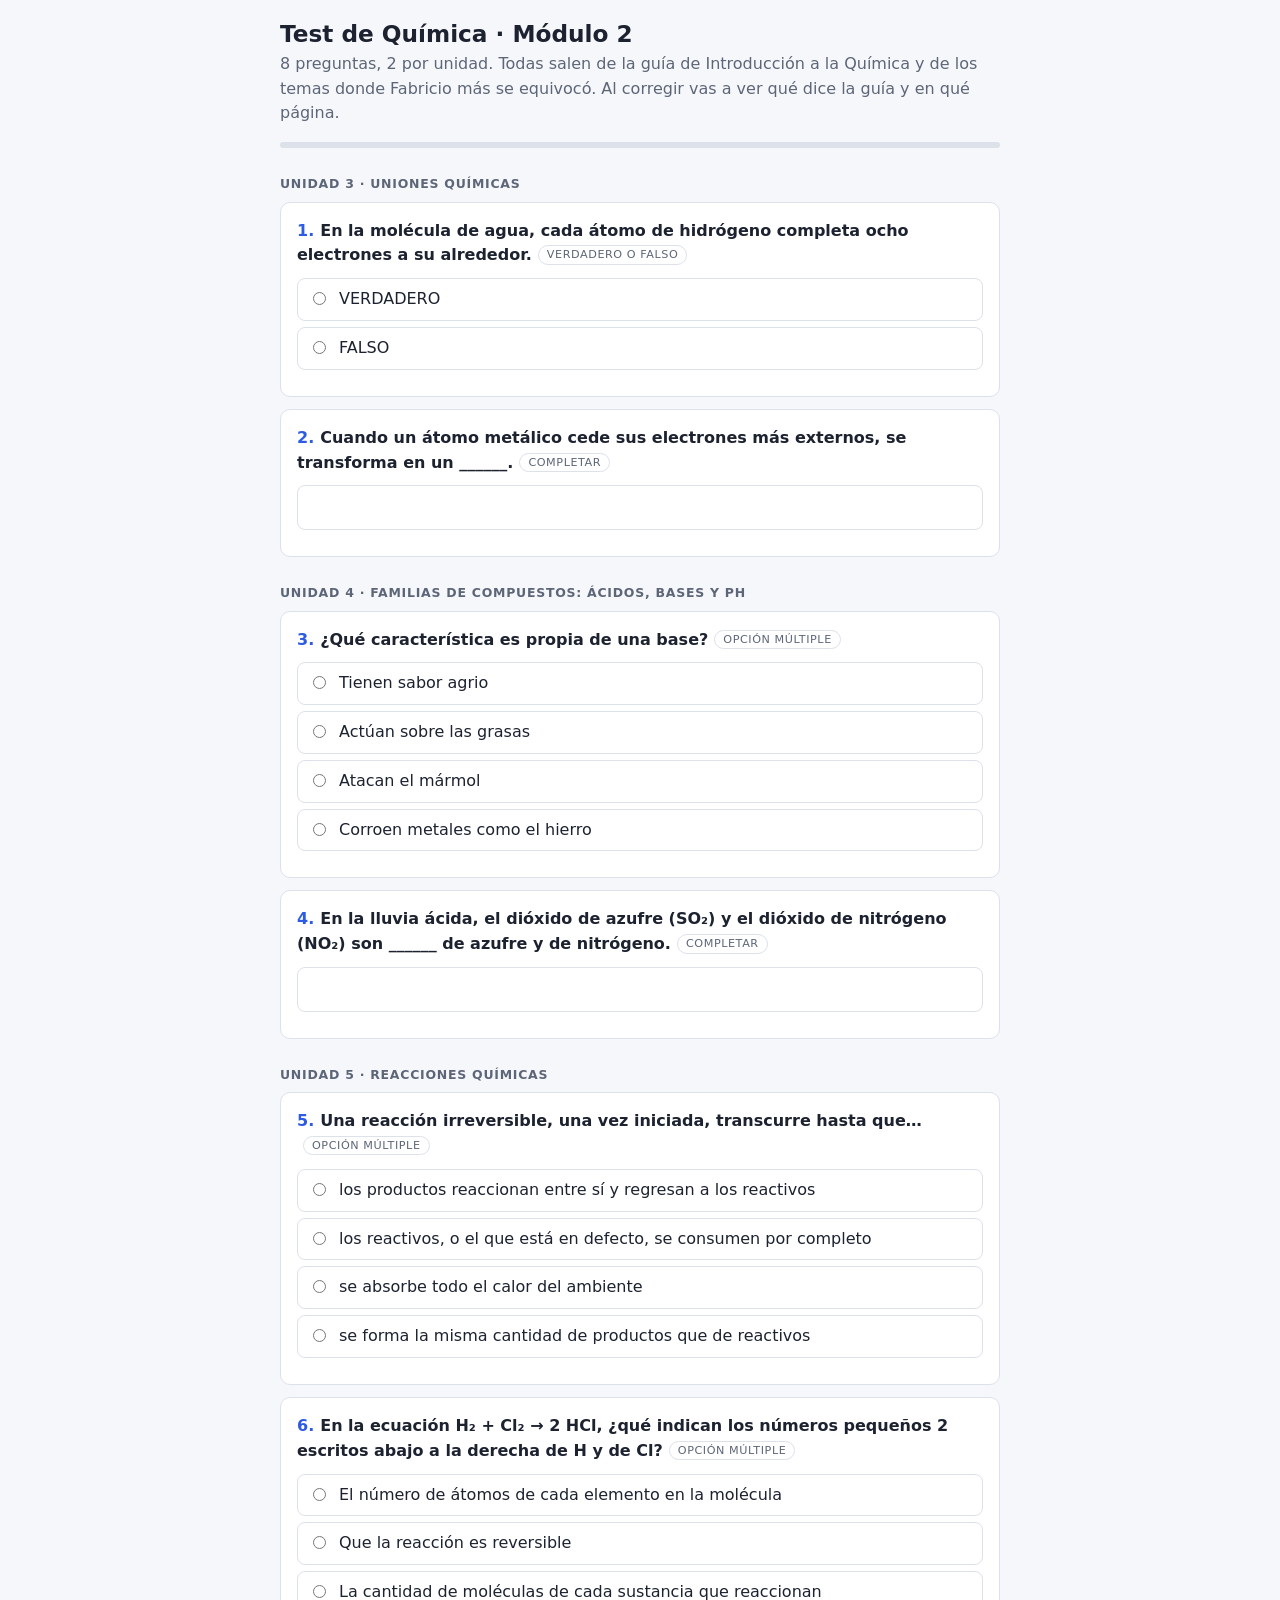
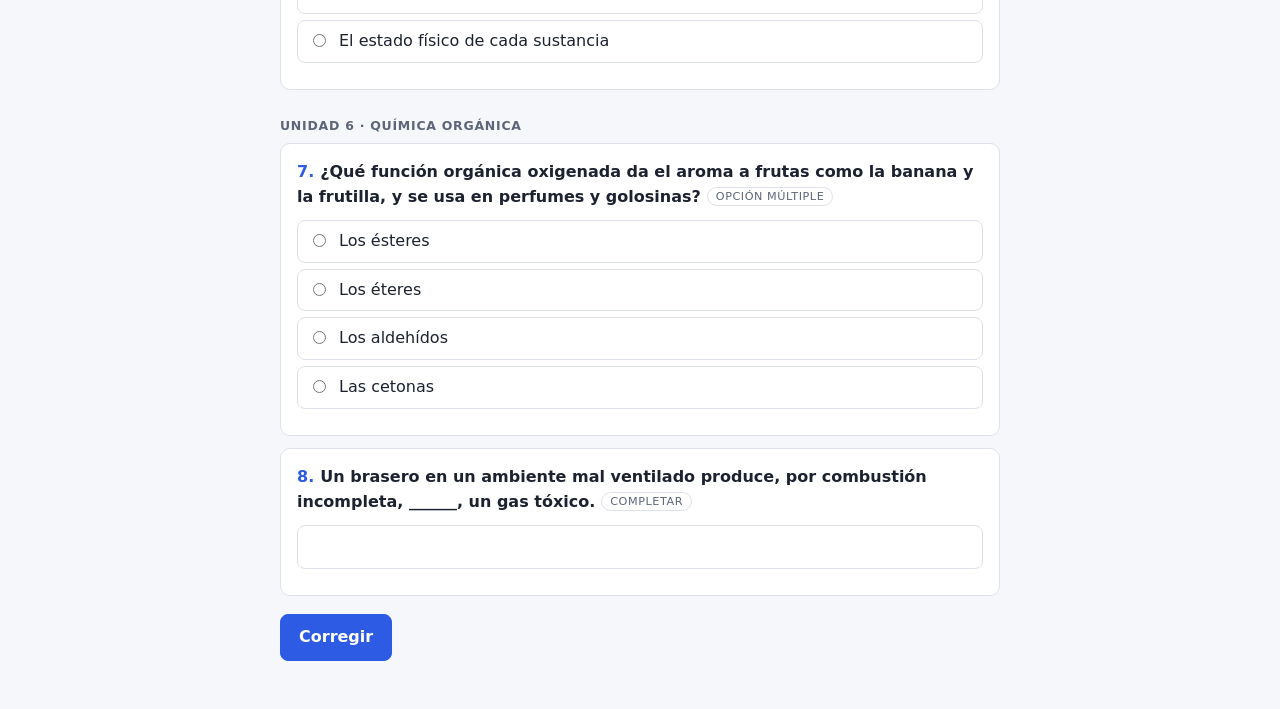
<file: test/test-quimica-modulo2.html>
<!doctype html>
<html lang="es"><head><meta charset="utf-8"><meta name="viewport" content="width=device-width, initial-scale=1, viewport-fit=cover"></head><body>
<title>Test de Química Módulo 2</title>
<meta name="claude:viewport-fit-sides" content="cover">
<style>
/* Layout: una columna de lectura, una tarjeta por pregunta, agrupadas por unidad de la guía. */
:root{--bg:#f6f7fa;--card:#ffffff;--ink:#1c2230;--mute:#5d6678;--line:#dde1ea;--acc:#2d5be3;--accink:#ffffff;--ok:#16803f;--okbg:#e5f5ec;--ko:#b42323;--kobg:#fbe9e9;--quote:#eef1f8}
@media (prefers-color-scheme:dark){:root:not([data-theme="light"]){--bg:#0f131b;--card:#181e2a;--ink:#e8ecf5;--mute:#98a2b6;--line:#2a3345;--acc:#7e9dff;--accink:#0f131b;--ok:#5cd08a;--okbg:#12301f;--ko:#ff8c8c;--kobg:#391b1b;--quote:#202838;color-scheme:dark}}
:root[data-theme="dark"]{--bg:#0f131b;--card:#181e2a;--ink:#e8ecf5;--mute:#98a2b6;--line:#2a3345;--acc:#7e9dff;--accink:#0f131b;--ok:#5cd08a;--okbg:#12301f;--ko:#ff8c8c;--kobg:#391b1b;--quote:#202838;color-scheme:dark}
*{box-sizing:border-box}
html,body{margin:0}
body{background:var(--bg);color:var(--ink);font:16px/1.55 system-ui,-apple-system,"Segoe UI",Roboto,sans-serif;padding-block:0;padding-left:max(16px,env(safe-area-inset-left,0px));padding-right:max(16px,env(safe-area-inset-right,0px))}
.wrap{max-width:720px;margin:0 auto;padding-block:20px 48px}
h1{font-size:1.45rem;line-height:1.2;margin:0 0 4px;text-wrap:balance}
.lead{color:var(--mute);margin:0 0 16px}
.bar{height:6px;background:var(--line);border-radius:3px;overflow:hidden;margin-bottom:20px}
.bar i{display:block;height:100%;width:0;background:var(--acc);transition:width .2s}
.unit{font-size:.78rem;letter-spacing:.06em;text-transform:uppercase;color:var(--mute);margin:26px 0 8px;font-weight:600}
.q{background:var(--card);border:1px solid var(--line);border-radius:10px;padding:16px;margin-bottom:12px}
.q.ok{border-color:var(--ok);background:var(--okbg)}.q.ko{border-color:var(--ko);background:var(--kobg)}
.qt{margin:0 0 10px;font-weight:600}.qn{color:var(--acc);margin-right:6px}
.tag{display:inline-block;font-size:.7rem;text-transform:uppercase;letter-spacing:.05em;color:var(--mute);border:1px solid var(--line);border-radius:999px;padding:0 8px;margin-left:6px;vertical-align:2px;font-weight:500}
.opt{display:flex;gap:10px;align-items:flex-start;padding:8px 10px;border:1px solid var(--line);border-radius:8px;margin-bottom:6px;cursor:pointer;background:var(--card)}
.opt:hover{border-color:var(--acc)}
.opt input{margin-top:5px;accent-color:var(--acc)}
.opt.right{border-color:var(--ok);background:var(--okbg)}.opt.wrong{border-color:var(--ko);background:var(--kobg)}
input[type=text]{width:100%;font:inherit;padding:9px 12px;border:1px solid var(--line);border-radius:8px;background:var(--card);color:var(--ink)}
input[type=text]:focus-visible,button:focus-visible,.opt:focus-within{outline:2px solid var(--acc);outline-offset:2px}
.fb{margin-top:10px;font-size:.95rem}
.fb b.ok{color:var(--ok)}.fb b.ko{color:var(--ko)}
.guia{margin:8px 0 0;padding:8px 12px;background:var(--quote);border-radius:8px;color:var(--ink);font-size:.9rem}
.guia small{display:block;color:var(--mute);margin-top:2px}
.actions{display:flex;gap:10px;flex-wrap:wrap;margin-top:18px}
button{font:inherit;border-radius:8px;padding:10px 18px;cursor:pointer;border:1px solid var(--line);background:var(--card);color:var(--ink)}
button.p{background:var(--acc);color:var(--accink);border-color:var(--acc);font-weight:600}
.res{margin-top:18px;padding:16px;border-radius:10px;background:var(--card);border:1px solid var(--line)}
.res .n{font-size:2rem;font-weight:700;line-height:1.1}
.res ul{margin:8px 0 0;padding-left:20px;color:var(--mute)}
[hidden]{display:none!important}
</style>
<div class="wrap">
  <h1>Test de Química · Módulo 2</h1>
  <p class="lead">8 preguntas, 2 por unidad. Todas salen de la guía de Introducción a la Química y de los temas donde Fabricio más se equivocó. Al corregir vas a ver qué dice la guía y en qué página.</p>
  <div class="bar" aria-hidden="true"><i id="prog"></i></div>
  <form id="f" onsubmit="return false"><div id="qs"></div>
    <div class="actions"><button class="p" id="go" type="button">Corregir</button><button id="again" type="button" hidden>Hacerlo de nuevo</button></div>
  </form>
  <div class="res" id="res" hidden aria-live="polite"></div>
</div>
<script>
(function () {
  var Q = [
    { u: 'Unidad 3 · Uniones químicas', kind: 'vf', t: 'En la molécula de agua, cada átomo de hidrógeno completa ocho electrones a su alrededor.', ok: 'FALSO',
      opts: ['VERDADERO', 'FALSO'], q: 'El hidrógeno, en cambio, necesita dos electrones, como el helio, que es el gas noble más cercano.', p: 'Cap. 3, Unión covalente · p. 13' },
    { u: 'Unidad 3 · Uniones químicas', kind: 'fill', t: 'Cuando un átomo metálico cede sus electrones más externos, se transforma en un ______.', ok: ['catión', 'cation'], show: 'catión',
      q: 'los átomos metálicos se transforman en cationes y los átomos no metálicos se transforman en aniones.', p: 'Cap. 3, Unión iónica · p. 8' },
    { u: 'Unidad 4 · Familias de compuestos: ácidos, bases y pH', kind: 'mc', t: '¿Qué característica es propia de una base?', ok: 'Actúan sobre las grasas',
      opts: ['Tienen sabor agrio', 'Actúan sobre las grasas', 'Atacan el mármol', 'Corroen metales como el hierro'],
      q: 'Las bases poseen las siguientes características: sabor amargo, resbalosas al tacto, actúan sobre las grasas, se disuelven en agua.', p: 'Cap. 4, Bases · p. 24' },
    { u: 'Unidad 4 · Familias de compuestos: ácidos, bases y pH', kind: 'fill', t: 'En la lluvia ácida, el dióxido de azufre (SO₂) y el dióxido de nitrógeno (NO₂) son ______ de azufre y de nitrógeno.', ok: ['óxidos', 'oxidos'], show: 'óxidos',
      q: 'Al reaccionar con el oxígeno y el agua de la atmósfera, estos óxidos de azufre y el nitrógeno se convierten en ácidos, como el sulfúrico y el nítrico.', p: 'Cap. 4, Ácidos (lluvia ácida) · p. 23' },
    { u: 'Unidad 5 · Reacciones químicas', kind: 'mc', t: 'Una reacción irreversible, una vez iniciada, transcurre hasta que…', ok: 'los reactivos, o el que está en defecto, se consumen por completo',
      opts: ['los reactivos, o el que está en defecto, se consumen por completo', 'se forma la misma cantidad de productos que de reactivos', 'los productos reaccionan entre sí y regresan a los reactivos', 'se absorbe todo el calor del ambiente'],
      q: 'Estas reacciones químicas, una vez iniciadas, transcurren hasta que los reactivos (o el reactivo que se halle en defecto) se consumen por completo.', p: 'Cap. 5, Clases de reacciones: según el sentido · p. 47' },
    { u: 'Unidad 5 · Reacciones químicas', kind: 'mc', t: 'En la ecuación H₂ + Cl₂ → 2 HCl, ¿qué indican los números pequeños 2 escritos abajo a la derecha de H y de Cl?', ok: 'El número de átomos de cada elemento en la molécula',
      opts: ['La cantidad de moléculas de cada sustancia que reaccionan', 'El número de átomos de cada elemento en la molécula', 'El estado físico de cada sustancia', 'Que la reacción es reversible'],
      q: 'Subíndices: números pequeños colocados en el extremo derecho inferior de un símbolo. Nos indican el número de átomos de los elementos que forman la reacción.', p: 'Cap. 5, Símbolos auxiliares · p. 42' },
    { u: 'Unidad 6 · Química orgánica', kind: 'mc', t: '¿Qué función orgánica oxigenada da el aroma a frutas como la banana y la frutilla, y se usa en perfumes y golosinas?', ok: 'Los ésteres',
      opts: ['Los éteres', 'Los ésteres', 'Los aldehídos', 'Las cetonas'],
      q: 'Ésteres (–COO–): dan el aroma a frutas como la banana y la frutilla; se usan en perfumes y golosinas.', p: 'Cap. 6, Funciones orgánicas oxigenadas · p. 59' },
    { u: 'Unidad 6 · Química orgánica', kind: 'fill', t: 'Un brasero en un ambiente mal ventilado produce, por combustión incompleta, ______, un gas tóxico.', ok: ['monóxido de carbono', 'monoxido de carbono', 'co'], show: 'monóxido de carbono',
      q: 'El monóxido de carbono es un gas tóxico. Inhibe el proceso de oxigenación sanguínea, que puede llegar a producir muerte por asfixia. Es el responsable de numerosos accidentes que ocurren cuando se instala un brasero o un calefón en un ambiente mal ventilado.', p: 'Cap. 6, La combustión · p. 62' }
  ];
  var KIND = { vf: 'Verdadero o falso', mc: 'Opción múltiple', fill: 'Completar' };
  var qs = document.getElementById('qs'), prog = document.getElementById('prog'), res = document.getElementById('res');
  var go = document.getElementById('go'), again = document.getElementById('again'), done = false;
  var norm = function (s) { return String(s).normalize('NFD').replace(/[̀-ͯ]/g, '').trim().replace(/\s+/g, ' ').toLowerCase(); };
  var shuffle = function (a) { a = a.slice(); for (var i = a.length - 1; i > 0; i--) { var j = Math.floor(Math.random() * (i + 1)), t = a[i]; a[i] = a[j]; a[j] = t; } return a; };
  var el = function (tag, cls, txt) { var e = document.createElement(tag); if (cls) e.className = cls; if (txt != null) e.textContent = txt; return e; };

  function build() {
    qs.replaceChildren(); res.hidden = true; again.hidden = true; go.hidden = false; done = false; prog.style.width = '0';
    var lastU = '';
    Q.forEach(function (q, i) {
      if (q.u !== lastU) { qs.appendChild(el('div', 'unit', q.u)); lastU = q.u; }
      var box = el('div', 'q'), head = el('p', 'qt'); box.dataset.i = i;
      head.appendChild(el('span', 'qn', (i + 1) + '.')); head.appendChild(document.createTextNode(q.t)); head.appendChild(el('span', 'tag', KIND[q.kind]));
      box.appendChild(head);
      if (q.kind === 'fill') {
        var inp = el('input'); inp.type = 'text'; inp.id = 'a' + i; inp.autocomplete = 'off'; inp.setAttribute('aria-label', 'Respuesta ' + (i + 1)); box.appendChild(inp);
      } else {
        (q.kind === 'mc' ? shuffle(q.opts) : q.opts).forEach(function (o) {
          var lab = el('label', 'opt'), r = el('input'); r.type = 'radio'; r.name = 'q' + i; r.value = o;
          lab.appendChild(r); lab.appendChild(el('span', null, o)); box.appendChild(lab);
        });
      }
      box.appendChild(el('div', 'fb')); qs.appendChild(box);
    });
  }
  function answered() { var n = 0; Q.forEach(function (q, i) { var b = qs.querySelector('[data-i="' + i + '"]'); var v = q.kind === 'fill' ? b.querySelector('input').value.trim() : (b.querySelector('input:checked') || {}).value; if (v) n++; }); return n; }
  qs.addEventListener('input', function () { if (!done) prog.style.width = (100 * answered() / Q.length) + '%'; });
  qs.addEventListener('change', function () { if (!done) prog.style.width = (100 * answered() / Q.length) + '%'; });

  go.addEventListener('click', function () {
    var score = 0, blank = [];
    Q.forEach(function (q, i) {
      var b = qs.querySelector('[data-i="' + i + '"]'), fb = b.querySelector('.fb'), good, given;
      if (q.kind === 'fill') {
        var inp = b.querySelector('input'); given = inp.value.trim(); good = q.ok.some(function (a) { return norm(a) === norm(given); }); inp.disabled = true;
      } else {
        var c = b.querySelector('input:checked'); given = c ? c.value : ''; good = given === q.ok;
        b.querySelectorAll('.opt').forEach(function (l) { var v = l.querySelector('input'); v.disabled = true; if (v.value === q.ok) l.classList.add('right'); else if (v.checked) l.classList.add('wrong'); });
      }
      if (!given) blank.push(i + 1);
      if (good) score++;
      b.classList.add(good ? 'ok' : 'ko');
      fb.replaceChildren();
      var head = el('div'); var tag = el('b', good ? 'ok' : 'ko', good ? '✔ Correcto' : (given ? '✘ Incorrecto' : '✘ Sin responder')); head.appendChild(tag);
      if (!good) head.appendChild(document.createTextNode(' · Respuesta correcta: ' + (q.show || q.ok)));
      fb.appendChild(head);
      var g = el('div', 'guia'); g.appendChild(document.createTextNode('La guía dice: «' + q.q + '»')); g.appendChild(el('small', null, q.p)); fb.appendChild(g);
    });
    done = true; prog.style.width = '100%'; go.hidden = true; again.hidden = false;
    var weak = Q.map(function (q, i) { return [q, i]; }).filter(function (x) { return qs.querySelector('[data-i="' + x[1] + '"]').classList.contains('ko'); });
    res.replaceChildren(); res.hidden = false;
    res.appendChild(el('div', 'n', score + ' / ' + Q.length));
    res.appendChild(el('div', null, score === Q.length ? 'Todo bien. Estas ideas ya están firmes.' : (score >= 6 ? 'Va bien. Repasá lo que quedó marcado en rojo.' : 'Hay que repasar. Leé en la guía las partes marcadas en rojo.')));
    if (weak.length) { var ul = el('ul'); weak.forEach(function (x) { ul.appendChild(el('li', null, 'Pregunta ' + (x[1] + 1) + ': ' + x[0].p)); }); res.appendChild(el('div', null, 'Para repasar en la guía:')); res.appendChild(ul); }
    res.scrollIntoView({ behavior: 'smooth', block: 'start' });
  });
  again.addEventListener('click', function () { build(); window.scrollTo({ top: 0, behavior: 'smooth' }); });
  build();
})();
</script>
</body></html>
</file>
